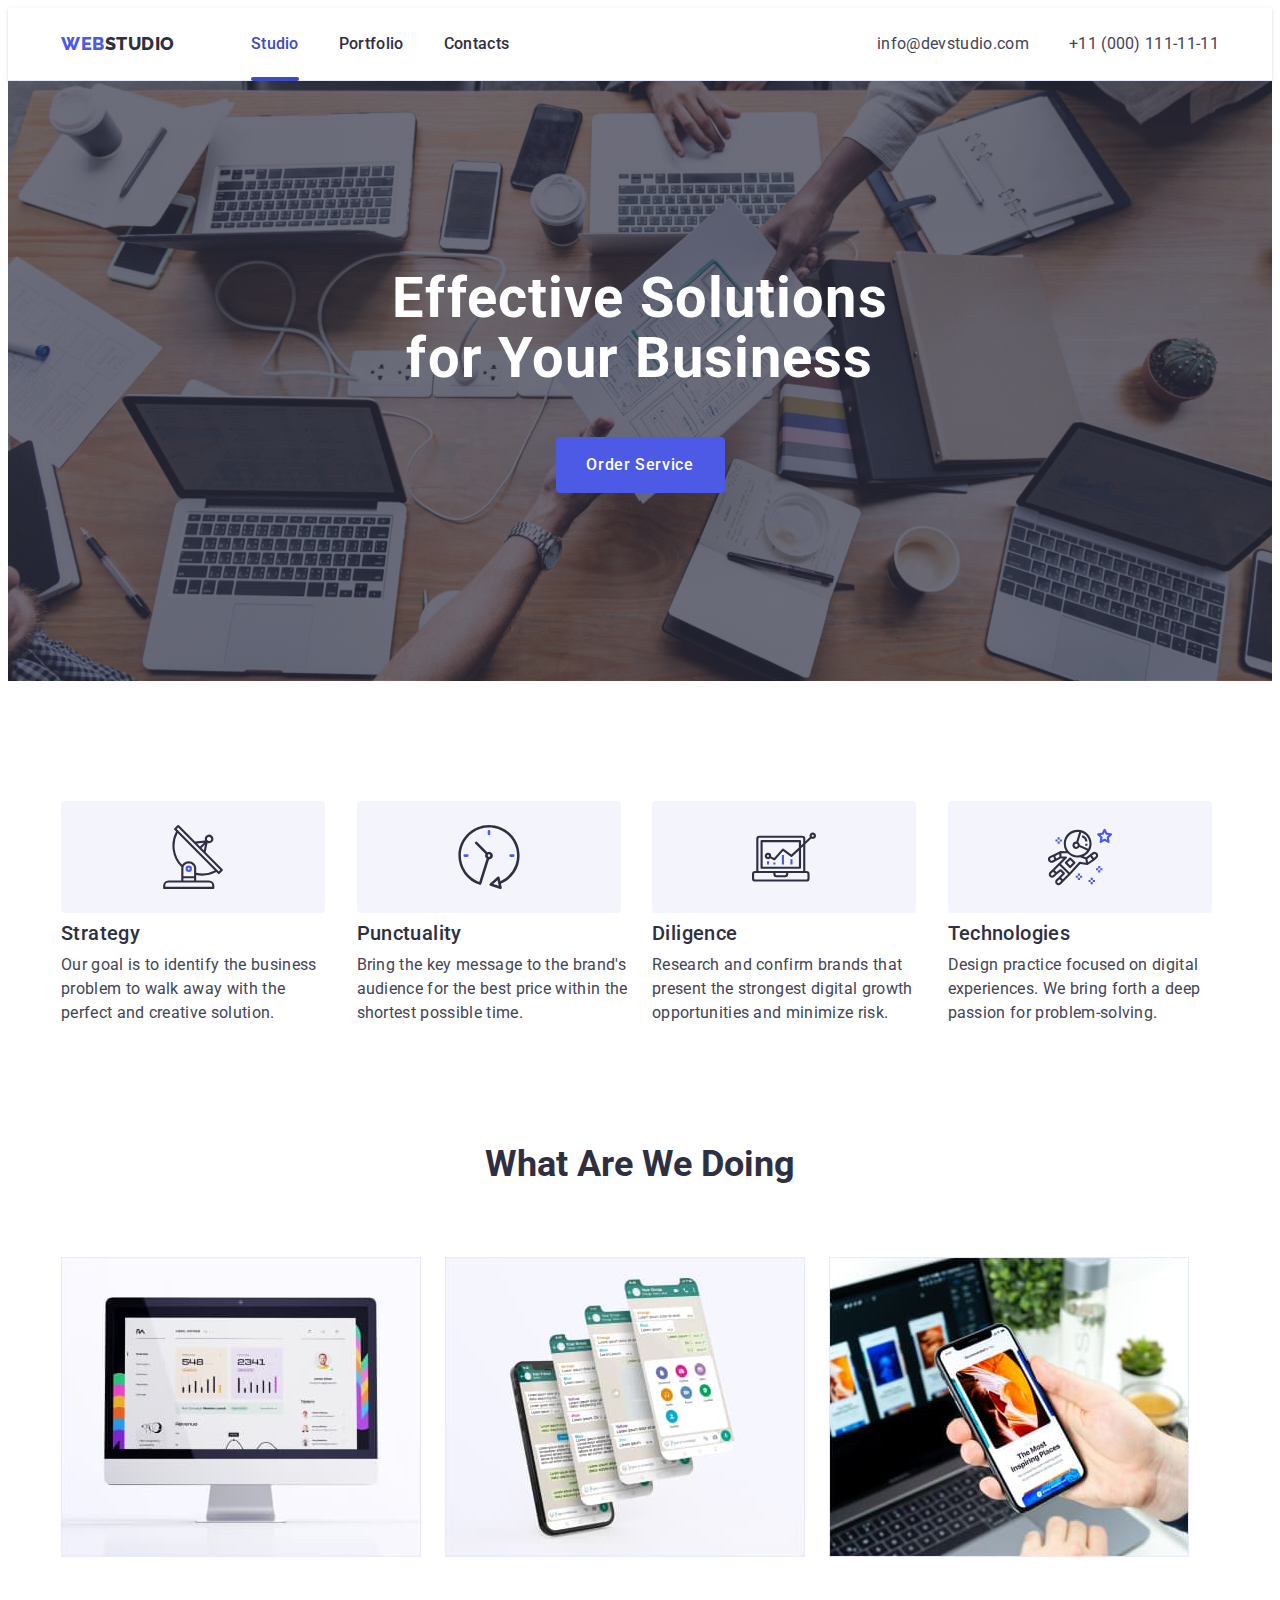
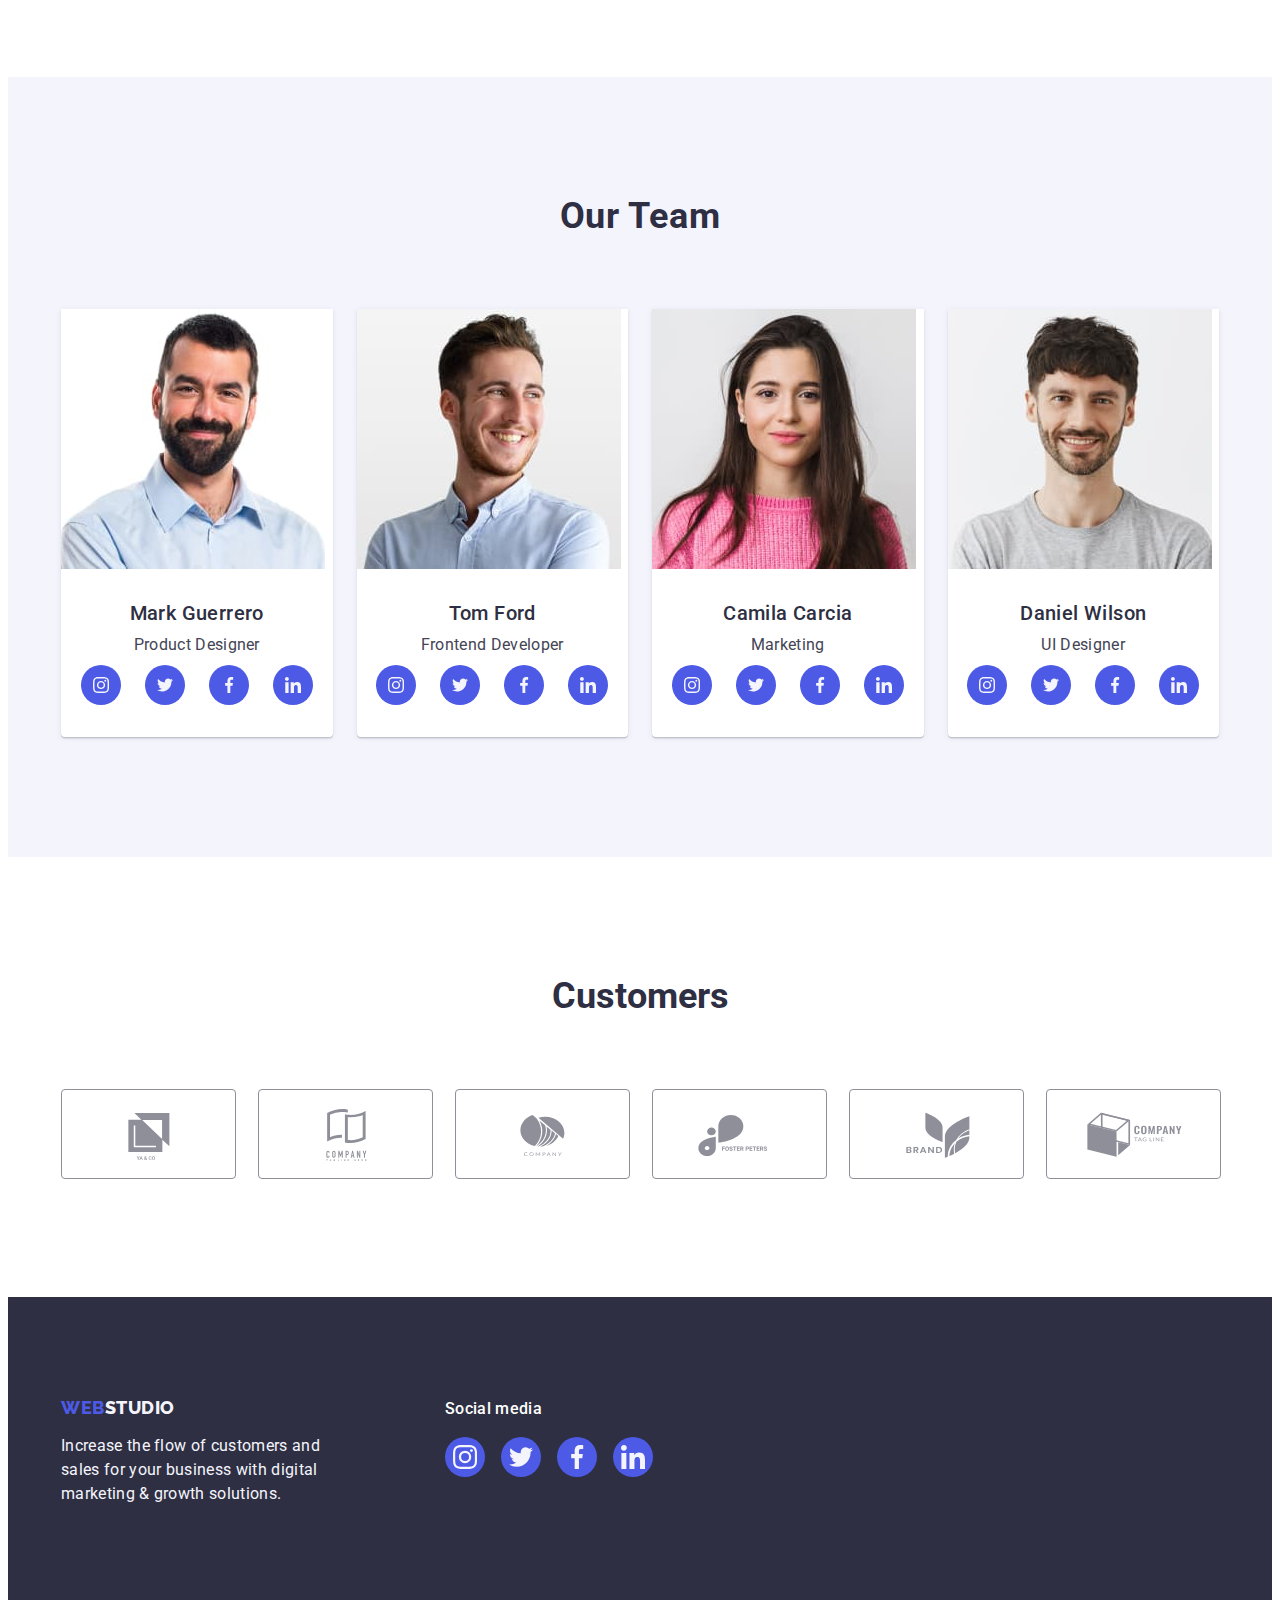
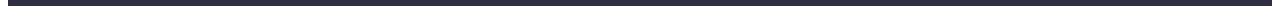
<file: index.html>
<!DOCTYPE html>
<html lang="en">
  <head>
    <meta charset="UTF-8" />
    <meta name="viewport" content="width=device-width, initial-scale=1.0" />
    <link rel="preconnect" href="https://fonts.googleapis.com" />
    <link rel="preconnect" href="https://fonts.gstatic.com" crossorigin />
    <link
      href="https://fonts.googleapis.com/css2?family=Raleway:wght@800&family=Roboto:wght@400;500;700;900&display=swap"
      rel="stylesheet"
    />
    <link
      rel="stylesheet"
      href="https://cdnjs.cloudflare.com/ajax/libs/modern-normalize/2.0.0/modern-normalize.min.css"
      integrity="sha512-4xo8blKMVCiXpTaLzQSLSw3KFOVPWhm/TRtuPVc4WG6kUgjH6J03IBuG7JZPkcWMxJ5huwaBpOpnwYElP/m6wg=="
      crossorigin="anonymous"
      referrerpolicy="no-referrer"
    />
    <link rel="stylesheet" type="text/css" href="./css/styles.css" />
    <title>Web studio</title>
  </head>
  <body>
    <!--Header-->
    <header class="header">
      <div class="container">
        <nav class="nav">
          <a href="./index.html" class="logo-header link">
            Web<span class="logo-hdr-black">Studio</span>
          </a>
          <ul class="site-navigation list">
            <li>
              <a href="./index.html" class="header-link link current">Studio</a>
            </li>
            <li>
              <a href="./portfolio.html" class="header-link link">Portfolio</a>
            </li>
            <li>
              <a href="" class="header-link link">Contacts</a>
            </li>
          </ul>
        </nav>
        <address class="address">
          <ul class="list link">
            <li>
              <a href="mailto:info@devstudio.com" class="address-link link"
                >info@devstudio.com</a
              >
            </li>
            <li>
              <a href="tel:+110001111111" class="address-link link"
                >+11 (000) 111-11-11</a
              >
            </li>
          </ul>
        </address>
      </div>
    </header>
    <main>
      <!--Hero section-->
      <section id="hero" class="hero">
        <div class="hero-container container">
          <h1 class="hero-title">Effective Solutions for Your Business</h1>
          <button class="btn-main" type="button" data-modal-open>Order Service</button>
          <div class="backdrop is-hidden" data-modal>
            <div class="modal">
            <button class="modal-btn" type="button" data-modal-close>
              <svg class="modal-btn-icon" width="8" height="8">
                <use href="./images/icons.svg#close-icon"> 
                </use>
              </svg>
            </button>
          </div>
        </div>
      </section>
      <!--Overview section-->
      <section id="overview" class="overview-section">
        <div class="container">
          <h2 class="title-studio-hidden visually-hidden">Features</h2>
          <ul class="overview-list list">
            <li class="overview-list-item">
              <div class="feature-icon">
                <svg class="" width="64" height="64">
                  <use href="./images/icons.svg#icon-antena"></use>
                </svg>
              </div>
              <h3 class="overview-title">Strategy</h3>
              <p class="overview-text">
                Our goal is to identify the business problem to walk away with
                the perfect and creative solution.
              </p>
            </li>
            <li class="overview-list-item">
              <div class="feature-icon">
                <svg class="" width="64" height="64">
                  <use href="./images/icons.svg#icon-clock"></use>
                </svg>
              </div>
              <h3 class="overview-title">Punctuality</h3>
              <p class="overview-text">
                Bring the key message to the brand's audience for the best price
                within the shortest possible time.
              </p>
            </li>
            <li class="overview-list-item">
              <div class="feature-icon">
                <svg class="" width="64" height="64">
                  <use href="./images/icons.svg#icon-diagrama"></use>
                </svg>
              </div>
              <h3 class="overview-title">Diligence</h3>
              <p class="overview-text">
                Research and confirm brands that present the strongest digital
                growth opportunities and minimize risk.
              </p>
            </li>
            <li class="overview-list-item">
              <div class="feature-icon">
                <svg class="" width="64" height="64">
                  <use href="./images/icons.svg#icon-astronaut"></use>
                </svg>
              </div>
              <h3 class="overview-title">Technologies</h3>
              <p class="overview-text">
                Design practice focused on digital experiences. We bring forth a
                deep passion for problem-solving.
              </p>
            </li>
          </ul>
        </div>
      </section>
      <!--doing section-->
      <section id="doing" class="doing-section">
        <div class="container">
          <h2 class="doing-title">What are we doing</h2>
          <ul class="doing-list list">
            <li class="doing-section-item">
              <img
                src="./images/main/img-1.jpg"
                alt="computer-img-1"
                width="360"
                height="300"
              />
            </li>
            <li class="doing-section-item">
              <img
                src="./images/main/img-2.jpg"
                alt="mobile-application-img-2"
                width="360"
                height="300"
              />
            </li>
            <li class="doing-section-item">
              <img
                src="./images/main/img-3.jpg"
                alt="mobile-phone-img-3"
                width="360"
                height="300"
              />
            </li>
          </ul>
        </div>
      </section>
      <!--Team section-->
      <section class="team-section" id="team">
        <div class="container employment-team">
          <h2 class="team-title">Our Team</h2>
          <ul class="team-list list">
            <li class="team-list-item">
              <img
                src="./images/team/img-4.jpg"
                alt="product-designer-img-4"
                width="264"
                height="260"
              />
              <div class="team-section-employee">
                <h3 class="team-list-title">Mark Guerrero</h3>
                <p class="team-list-text">Product Designer</p>
                <ul class="team-social-list list">
                  <li class="team-social-links-item">
                    <a href="" class="team-social-links-icons link">
                      <svg
                        class="team-social-icon-styles"
                        width="16"
                        height="16"
                      >
                        <use
                          href="./images/icons.svg#icon-instagram-team"
                        ></use>
                      </svg>
                    </a>
                  </li>
                  <li class="team-social-links-item">
                    <a href="" class="team-social-links-icons link">
                      <svg
                        class="team-social-icon-styles"
                        width="16"
                        height="16"
                      >
                        <use href="./images/icons.svg#icon-twitter-team"></use>
                      </svg>
                    </a>
                  </li>
                  <li class="team-social-links-item">
                    <a href="" class="team-social-links-icons link">
                      <svg
                        class="team-social-icon-styles"
                        width="16"
                        height="16"
                      >
                        <use href="./images/icons.svg#icon-facebook-team"></use>
                      </svg>
                    </a>
                  </li>
                  <li class="team-social-links-item">
                    <a href="" class="team-social-links-icons link">
                      <svg
                        class="team-social-icon-styles"
                        width="16"
                        height="16"
                      >
                        <use href="./images/icons.svg#icon-linkedin-team"></use>
                      </svg>
                    </a>
                  </li>
                </ul>
              </div>
            </li>
            <li class="team-list-item">
              <img
                src="./images/team/img-5.jpg"
                alt="frontend-developer-img-5"
                width="264"
                height="260"
              />
              <div class="team-section-employee">
                <h3 class="team-list-title">Tom Ford</h3>
                <p class="team-list-text">Frontend Developer</p>
                <ul class="team-social-list list">
                  <li class="team-social-links-item">
                    <a href="" class="team-social-links-icons link">
                      <svg
                        class="team-social-icon-styles"
                        width="16"
                        height="16"
                      >
                        <use
                          href="./images/icons.svg#icon-instagram-team"
                        ></use>
                      </svg>
                    </a>
                  </li>
                  <li class="team-social-links-item">
                    <a href="" class="team-social-links-icons link">
                      <svg
                        class="team-social-icon-styles"
                        width="16"
                        height="16"
                      >
                        <use href="./images/icons.svg#icon-twitter-team"></use>
                      </svg>
                    </a>
                  </li>
                  <li class="team-social-links-item">
                    <a href="" class="team-social-links-icons link">
                      <svg
                        class="team-social-icon-styles"
                        width="16"
                        height="16"
                      >
                        <use href="./images/icons.svg#icon-facebook-team"></use>
                      </svg>
                    </a>
                  </li>
                  <li class="team-social-links-item">
                    <a href="" class="team-social-links-icons link">
                      <svg
                        class="team-social-icon-styles"
                        width="16"
                        height="16"
                      >
                        <use href="./images/icons.svg#icon-linkedin-team"></use>
                      </svg>
                    </a>
                  </li>
                </ul>
              </div>
            </li>
            <li class="team-list-item">
              <img
                src="./images/team/img-6.jpg"
                alt="marketing-img-6"
                width="264"
                height="260"
              />
              <div class="team-section-employee">
                <h3 class="team-list-title">Camila Carcia</h3>
                <p class="team-list-text">Marketing</p>
                <ul class="team-social-list list">
                  <li class="team-social-links-item">
                    <a href="" class="team-social-links-icons link">
                      <svg
                        class="team-social-icon-styles"
                        width="16"
                        height="16"
                      >
                        <use
                          href="./images/icons.svg#icon-instagram-team"
                        ></use>
                      </svg>
                    </a>
                  </li>
                  <li class="team-social-links-item">
                    <a href="" class="team-social-links-icons link">
                      <svg
                        class="team-social-icon-styles"
                        width="16"
                        height="16"
                      >
                        <use href="./images/icons.svg#icon-twitter-team"></use>
                      </svg>
                    </a>
                  </li>
                  <li class="team-social-links-item">
                    <a href="" class="team-social-links-icons link">
                      <svg
                        class="team-social-icon-styles"
                        width="16"
                        height="16"
                      >
                        <use href="./images/icons.svg#icon-facebook-team"></use>
                      </svg>
                    </a>
                  </li>
                  <li class="team-social-links-item">
                    <a href="" class="team-social-links-icons link">
                      <svg
                        class="team-social-icon-styles"
                        width="16"
                        height="16"
                      >
                        <use href="./images/icons.svg#icon-linkedin-team"></use>
                      </svg>
                    </a>
                  </li>
                </ul>
              </div>
            </li>
            <li class="team-list-item">
              <img
                src="./images/team/img-7.jpg"
                alt="ui-designer-img-7"
                width="264"
                height="260"
              />
              <div class="team-section-employee">
                <h3 class="team-list-title">Daniel Wilson</h3>
                <p class="team-list-text">UI Designer</p>
                <ul class="team-social-list list">
                  <li class="team-social-links-item">
                    <a href="" class="team-social-links-icons link">
                      <svg
                        class="team-social-icon-styles"
                        width="16"
                        height="16"
                      >
                        <use
                          href="./images/icons.svg#icon-instagram-team"
                        ></use>
                      </svg>
                    </a>
                  </li>
                  <li class="team-social-links-item">
                    <a href="" class="team-social-links-icons link">
                      <svg
                        class="team-social-icon-styles"
                        width="16"
                        height="16"
                      >
                        <use href="./images/icons.svg#icon-twitter-team"></use>
                      </svg>
                    </a>
                  </li>
                  <li class="team-social-links-item">
                    <a href="" class="team-social-links-icons link">
                      <svg
                        class="team-social-icon-styles"
                        width="16"
                        height="16"
                      >
                        <use href="./images/icons.svg#icon-facebook-team"></use>
                      </svg>
                    </a>
                  </li>
                  <li class="team-social-links-item">
                    <a href="" class="team-social-links-icons link">
                      <svg
                        class="team-social-icon-styles"
                        width="16"
                        height="16"
                      >
                        <use href="./images/icons.svg#icon-linkedin-team"></use>
                      </svg>
                    </a>
                  </li>
                </ul>
              </div>
            </li>
          </ul>
        </div>
      </section>
      <section class="customers-section section">
        <div class="container">
          <h2 class="customers-title">Customers</h2>
          <ul class="customers-list list">
            <li class="customers-list-items link">
              <a href="" class="customers-list-item">
                <svg class="customers-link" width="104" height="56">
                  <use href="./images/icons.svg#icon-logo-1"></use>
                </svg>
              </a>
            </li>
            <li class="customers-list-items link">
              <a href="" class="customers-list-item">
                <svg class="customers-link" width="104" height="56">
                  <use href="./images/icons.svg#icon-logo-2"></use>
                </svg>
              </a>
            </li>
            <li class="customers-list-items link">
              <a href="" class="customers-list-item">
                <svg class="customers-link" width="104" height="56">
                  <use href="./images/icons.svg#icon-logo-3"></use>
                </svg>
              </a>
            </li>
            <li class="customers-list-items link">
              <a href="" class="customers-list-item">
                <svg class="customers-link" width="104" height="56">
                  <use href="./images/icons.svg#icon-logo-4"></use>
                </svg>
              </a>
            </li>
            <li class="customers-list-items link">
              <a href="" class="customers-list-item">
                <svg class="customers-link" width="104" height="56">
                  <use href="./images/icons.svg#icon-logo-5"></use>
                </svg>
              </a>
            </li>
            <li class="customers-list-items link">
              <a href="" class="customers-list-item">
                <svg class="customers-link" width="104" height="56">
                  <use href="./images/icons.svg#icon-logo-6"></use>
                </svg>
              </a>
            </li>
          </ul>
        </div>
      </section>
    </main>
    <footer class="footer">
      <div class="footer-container container">
        <div class="footer-wrapper">
          <a href="./index.html" class="logo-footer link">
            Web<span class="logo-ftr-white">Studio</span>
          </a>
          <p class="footer-text">
            Increase the flow of customers and sales for your business with
            digital marketing & growth solutions.
          </p>
        </div>
        <div class="footer-social-links">
          <p class="footer-social-links-text">Social media</p>
          <ul class="footer-social-links-list list">
            <li class="footer-social-links-list-item">
              <a href="" class="footer-social-links-icons">
                <svg class="footer-social-icon-styles" width="24" height="24">
                  <use href="./images/icons.svg#icon-instagram-footer"></use>
                </svg>
              </a>
            </li>
            <li class="footer-social-links-list-item">
              <a href="" class="footer-social-links-icons">
                <svg class="footer-social-icon-styles" width="24" height="24">
                  <use href="./images/icons.svg#icon-twitter-footer"></use>
                </svg>
              </a>
            </li>
            <li class="footer-social-links-list-item">
              <a href="" class="footer-social-links-icons">
                <svg class="footer-social-icon-styles" width="24" height="24">
                  <use href="./images/icons.svg#icon-facebook-footer"></use>
                </svg>
              </a>
            </li>
            <li class="footer-social-links-list-item">
              <a href="" class="footer-social-links-icons">
                <svg class="footer-social-icon-styles" width="24" height="24">
                  <use href="./images/icons.svg#icon-linkedin-footer"></use>
                </svg>
              </a>
            </li>
          </ul>
        </div>
      </div>
    </footer>
    <script src="./js/modal.js" type="module"></script>
  </body>
</html>
</file>
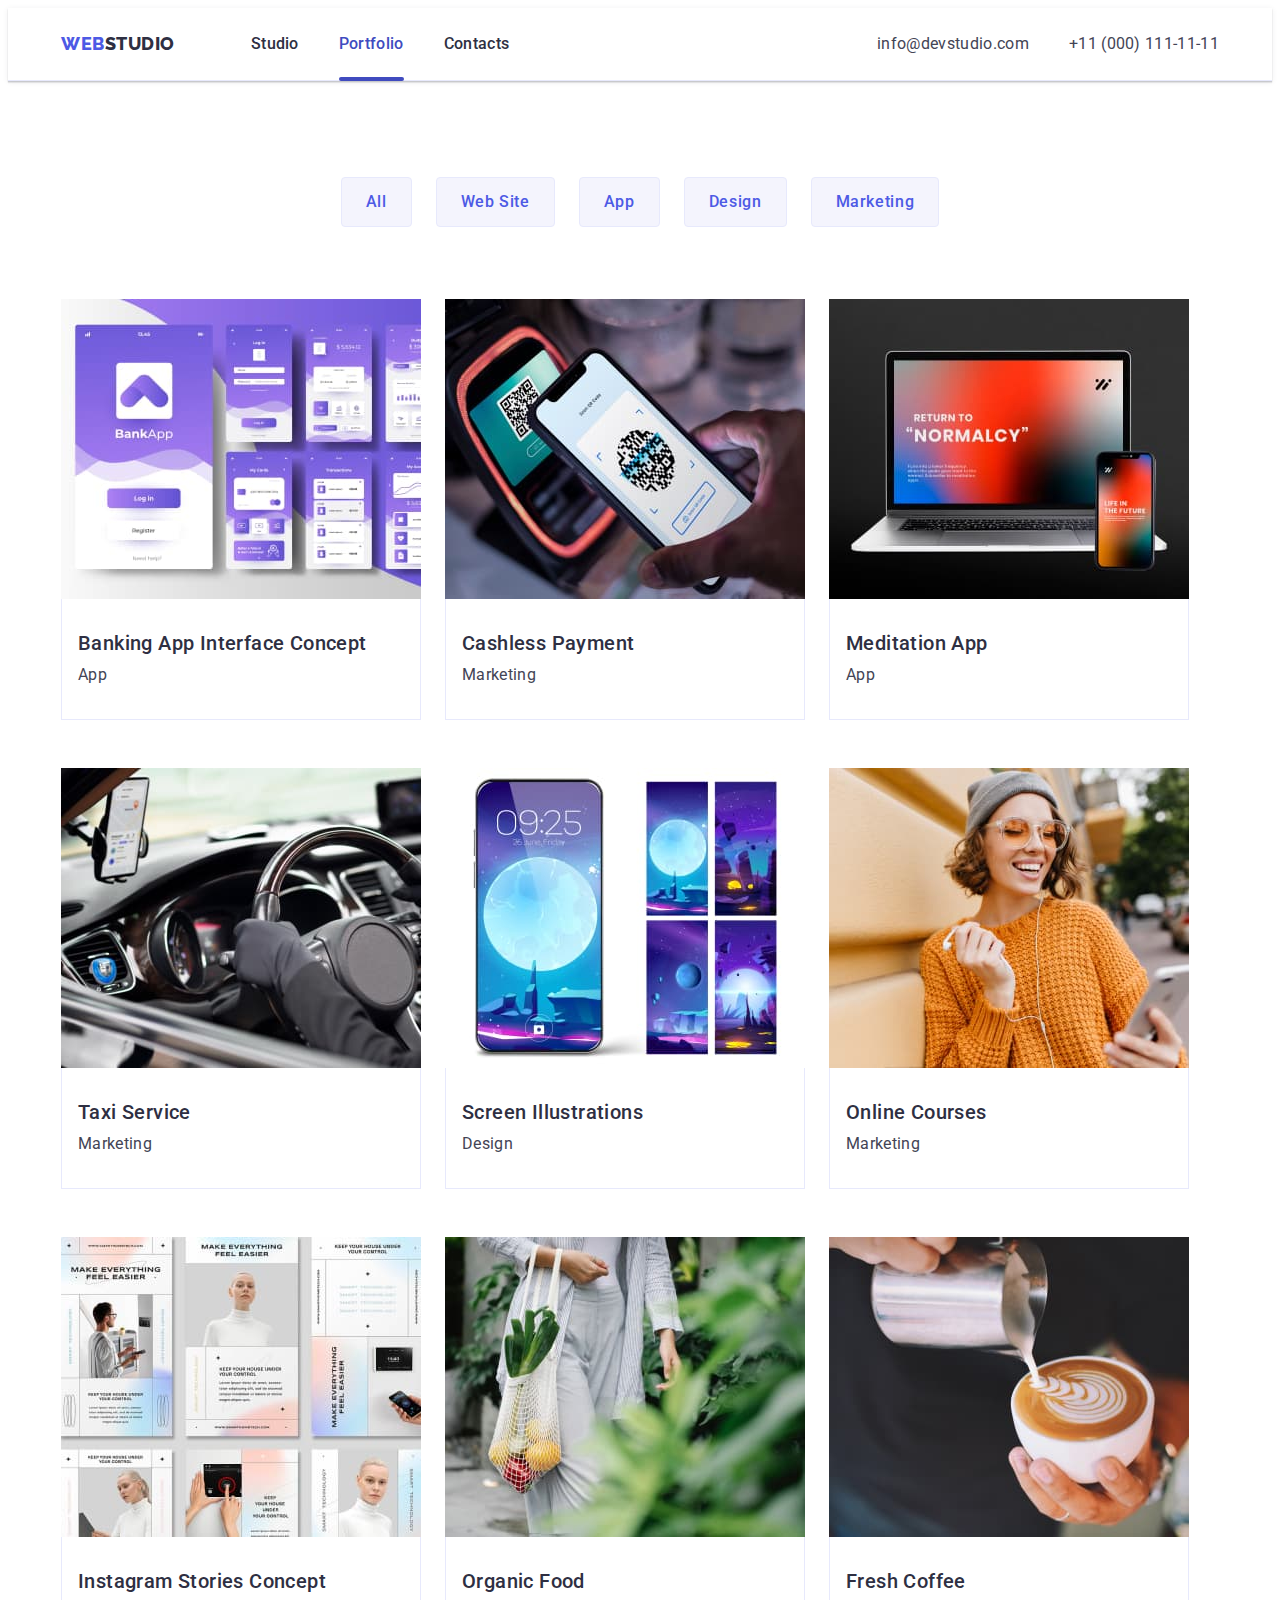
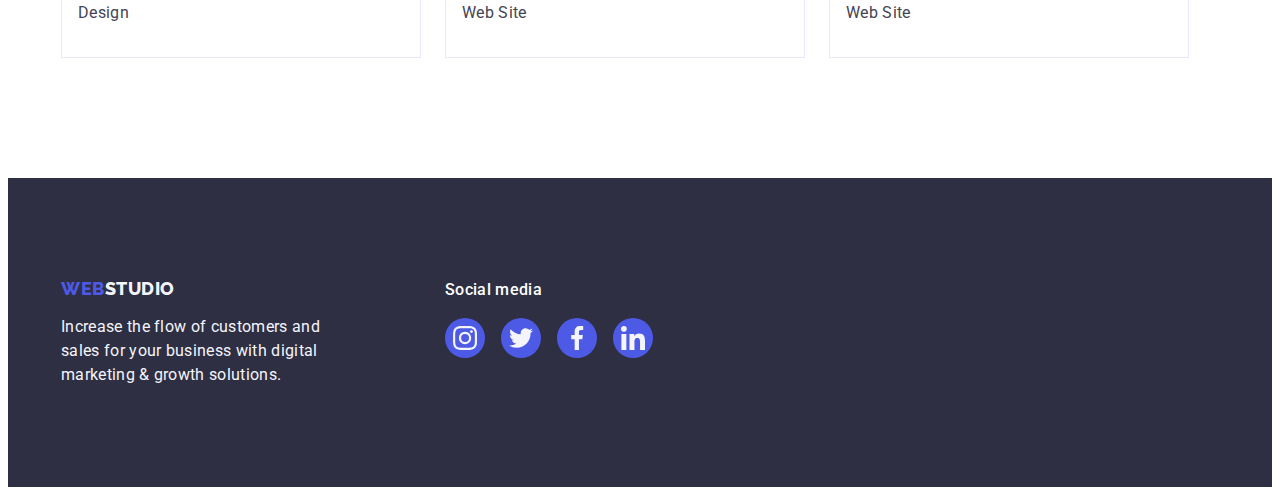
<file: portfolio.html>
<!DOCTYPE html>
<html lang="en">
  <head>
    <meta charset="UTF-8" />
    <meta name="viewport" content="width=device-width, initial-scale=1.0" />
    <link rel="preconnect" href="https://fonts.googleapis.com" />
    <link rel="preconnect" href="https://fonts.gstatic.com" crossorigin />
    <link
      href="https://fonts.googleapis.com/css2?family=Raleway:wght@800&family=Roboto:wght@400;500;700;900&display=swap"
      rel="stylesheet"
    />
    <link
      rel="stylesheet"
      href="https://cdnjs.cloudflare.com/ajax/libs/modern-normalize/2.0.0/modern-normalize.min.css"
      integrity="sha512-4xo8blKMVCiXpTaLzQSLSw3KFOVPWhm/TRtuPVc4WG6kUgjH6J03IBuG7JZPkcWMxJ5huwaBpOpnwYElP/m6wg=="
      crossorigin="anonymous"
      referrerpolicy="no-referrer"
    />
    <link rel="stylesheet" type="text/css" href="./css/styles.css" />
    <title>Portfolio</title>
  </head>
  <body>
    <!--Header-->
    <header class="header">
      <div class="container">
        <nav class="nav">
          <a href="./index.html" class="logo-header link">
            Web<span class="logo-hdr-black">Studio</span>
          </a>
          <ul class="list">
            <li>
              <a href="./index.html" class="header-link link">Studio</a>
            </li>
            <li>
              <a href="./portfolio.html" class="header-link link current"
                >Portfolio</a
              >
            </li>
            <li>
              <a href="" class="header-link link">Contacts</a>
            </li>
          </ul>
        </nav>
        <address class="address">
          <ul class="list link">
            <li>
              <a href="mailto:info@devstudio.com" class="address-link link"
                >info@devstudio.com</a
              >
            </li>
            <li>
              <a href="tel:+110001111111" class="address-link link"
                >+11 (000) 111-11-11</a
              >
            </li>
          </ul>
        </address>
      </div>
    </header>
    <main>
      <section class="portfolio-main-section">
        <div class="container">
          <h1 class="title-portfolio-hidden visually-hidden">Filters</h1>
          <ul class="portfolio-filters-list list">
            <li class="portfolio-filter-list-item">
              <button class="btn-secondary" type="button">All</button>
            </li>
            <li class="portfolio-filter-list-item">
              <button class="btn-secondary" type="button">Web Site</button>
            </li>
            <li class="po`rtfolio-filter-list-item">
              <button class="btn-secondary" type="button">App</button>
            </li>
            <li class="portfolio-filter-list-item">
              <button class="btn-secondary" type="button">Design</button>
            </li>
            <li class="portfolio-filter-list-item">
              <button class="btn-secondary" type="button">Marketing</button>
            </li>
          </ul>
          <ul class="portfolio-features-list list">
            <li class="portfolio-card-list">
              <a href="" class="portfolio-card-list-link link">
                <div class="portfolio-list-item-owerlay">
                  <img
                    src="./images/portfolio/img-8.jpg"
                    alt="banking-app-interface-concept-img-08"
                    width="360"
                    height="300"
                  />
                  <p class="portfolio-list-item-owerlay-text">
                    14 Stylish and User-Friendly App Design Concepts · Task
                    Manager App · Calorie Tracker App · Exotic Fruit Ecommerce
                    App · Cloud Storage App
                  </p>
                </div>
                <div class="portfolio-feature-list-wrapper">
                  <h2 class="portfolio-card-list-title">
                    Banking App Interface Concept
                  </h2>
                  <p class="portfolio-card-list-text">App</p>
                </div>
              </a>
            </li>
            <li class="portfolio-card-list">
              <a href="" class="portfolio-card-list-link link">
                <div class="portfolio-list-item-owerlay">
                  <img
                    src="./images/portfolio/img-9.jpg"
                    alt="cashless-payment-img-09"
                    width="360"
                    height="300"
                  />
                  <p class="portfolio-list-item-owerlay-text">
                    14 Stylish and User-Friendly App Design Concepts · Task
                    Manager App · Calorie Tracker App · Exotic Fruit Ecommerce
                    App · Cloud Storage App
                  </p>
                </div>
                <div class="portfolio-feature-list-wrapper">
                  <h2 class="portfolio-card-list-title">Cashless Payment</h2>
                  <p class="portfolio-card-list-text">Marketing</p>
                </div>
              </a>
            </li>
            <li class="portfolio-card-list">
              <a href="" class="portfolio-card-list-link link">
                <div class="portfolio-list-item-owerlay">
                  <img
                    src="./images/portfolio/img-10.jpg"
                    alt="meditation-app-img-10"
                    width="360"
                    height="300"
                  />
                  <p class="portfolio-list-item-owerlay-text">
                    14 Stylish and User-Friendly App Design Concepts · Task
                    Manager App · Calorie Tracker App · Exotic Fruit Ecommerce
                    App · Cloud Storage App
                  </p>
                </div>
                <div class="portfolio-feature-list-wrapper">
                  <h2 class="portfolio-card-list-title">Meditation App</h2>
                  <p class="portfolio-card-list-text">App</p>
                </div>
              </a>
            </li>
            <li class="portfolio-card-list">
              <a href="" class="portfolio-card-list-link link">
                <img
                  src="./images/portfolio/img-11.jpg"
                  alt="taxi-service-img-11"
                  width="360"
                  height="300"
                />
                <div class="portfolio-feature-list-wrapper">
                  <h2 class="portfolio-card-list-title">Taxi Service</h2>
                  <p class="portfolio-card-list-text">Marketing</p>
                </div>
              </a>
            </li>
            <li class="portfolio-card-list">
              <a href="" class="portfolio-card-list-link link">
                <img
                  src="./images/portfolio/img-12.jpg"
                  alt="screen-illustrations-img-12"
                  width="360"
                  height="300"
                />
                <div class="portfolio-feature-list-wrapper">
                  <h2 class="portfolio-card-list-title">
                    Screen Illustrations
                  </h2>
                  <p class="portfolio-card-list-text">Design</p>
                </div>
              </a>
            </li>
            <li class="portfolio-card-list">
              <a href="" class="portfolio-card-list-link link">
                <img
                  src="./images/portfolio/img-13.jpg"
                  alt="online-courses-13"
                  width="360"
                  height="300"
                />
                <div class="portfolio-feature-list-wrapper">
                  <h2 class="portfolio-card-list-title">Online Courses</h2>
                  <p class="portfolio-card-list-text">Marketing</p>
                </div>
              </a>
            </li>
            <li class="portfolio-card-list">
              <a href="" class="portfolio-card-list-link link">
                <img
                  src="./images/portfolio/img-14.jpg"
                  alt="instagram-stories-concept-img-14"
                  width="360"
                  height="300"
                />
                <div class="portfolio-feature-list-wrapper">
                  <h2 class="portfolio-card-list-title">
                    Instagram Stories Concept
                  </h2>
                  <p class="portfolio-card-list-text">Design</p>
                </div>
              </a>
            </li>
            <li class="portfolio-card-list">
              <a href="" class="portfolio-card-list-link link">
                <img
                  src="./images/portfolio/img-15.jpg"
                  alt="organig-food-img-12"
                  width="360"
                  height="300"
                />
                <div class="portfolio-feature-list-wrapper">
                  <h2 class="portfolio-card-list-title">Organic Food</h2>
                  <p class="portfolio-card-list-text">Web Site</p>
                </div>
              </a>
            </li>
            <li class="portfolio-card-list">
              <a href="" class="portfolio-card-list-link link">
                <img
                  src="./images/portfolio/img-16.jpg"
                  alt="fresh-coffee-img-16"
                  width="360"
                  height="300"
                />
                <div class="portfolio-feature-list-wrapper">
                  <h2 class="portfolio-card-list-title">Fresh Coffee</h2>
                  <p class="portfolio-card-list-text">Web Site</p>
                </div>
              </a>
            </li>
          </ul>
        </div>
      </section>
    </main>
    <footer class="footer">
      <div class="footer-container container">
        <div class="footer-wrapper">
          <a href="./index.html" class="logo-footer link">
            Web<span class="logo-ftr-white">Studio</span>
          </a>
          <p class="footer-text">
            Increase the flow of customers and sales for your business with
            digital marketing & growth solutions.
          </p>
        </div>
        <div class="footer-social-links">
          <p class="footer-social-links-text">Social media</p>
          <ul class="footer-social-links-list list">
            <li class="footer-social-links-list-item">
              <a href="" class="footer-social-links-icons">
                <svg class="footer-social-icon-styles" width="24" height="24">
                  <use href="./images/icons.svg#icon-instagram-footer"></use>
                </svg>
              </a>
            </li>
            <li class="footer-social-links-list-item">
              <a href="" class="footer-social-links-icons">
                <svg class="footer-social-icon-styles" width="24" height="24">
                  <use href="./images/icons.svg#icon-twitter-footer"></use>
                </svg>
              </a>
            </li>
            <li class="footer-social-links-list-item">
              <a href="" class="footer-social-links-icons">
                <svg class="footer-social-icon-styles" width="24" height="24">
                  <use href="./images/icons.svg#icon-facebook-footer"></use>
                </svg>
              </a>
            </li>
            <li class="footer-social-links-list-item">
              <a href="" class="footer-social-links-icons">
                <svg class="footer-social-icon-styles" width="24" height="24">
                  <use href="./images/icons.svg#icon-linkedin-footer"></use>
                </svg>
              </a>
            </li>
          </ul>
        </div>
      </div>
    </footer>
  </body>
</html>
</file>
<file: css/styles.css>
:root {
  --main-font: Roboto, sans-serif;
  --secondary-font: Raleway, sans-serif;
  --main-header-border-color: #e7e9fc;
  --main-header-link-active-focus-color: #404bbf;
  --main-background-color-light: #ffffff;
  --main-background-color-medium: #f4f4fd;
  --secondary-background-color-dark: #2e2f42;
  --main-text-color-light: #ffffff;
  --main-text-color-dark: #434455;
  --secondary-text-color-dark: #2e2f42;
  --main-button-background-color: #4d5ae5;
  --list-text-color: #f4f4fd;
  --button-seconday-background-color: #f4f4fd;
  --secondary-button-border-color: #e7e9fc;
  --paragraph-text-color: #434455;
  --main-header-logo-color: #4d5ae5;
  --seconday-header-logo-color: #2e2f42;
  --main-footer-logo-color: #4d5ae5;
  --secondary-footer-logo-color: #f4f4fd;
  --secondary-button-hover-text-color: #ffffff;
  --secondary-button-hover-background-color: #404bbf;
  --secondary-button-main-text-color: #4d5ae5;
  --portfolio-list-item-border-color: #e7e9fc;
  --main-customers-icon-color: #8e8f99;
  --main-social-icons-color: #f4f4fd;
  --main-icons-background-color: #4d5ae5;
  --footer-social-icons-focus-hover-color: #31d0aa;
  --main-social-icons-focus-hover-color: #404bbf;
}

/* BASE STYLES */
body {
  font-family: var(--main-font);
  color: var(--main-text-color-dark);
  background-color: var(--main-background-color-light);
}

/* RESET STYLES */
.link {
  text-decoration: none;
  font-style: normal;
}

/* PATERN FOR HIDE H2 "FEATURES" ON THE INDEX PAGE */
.visually-hidden {
  position: absolute;
  width: 1px;
  height: 1px;
  margin: -1px;
  border: 0;
  padding: 0;
  white-space: nowrap;
  clip-path: inset(100%);
  clip: rect(0 0 0 0);
  overflow: hidden;
}

h1,
h2,
h3,
h4,
h5,
h6,
p {
  margin: 0;
}

img {
  display: block;
  max-width: 100%;
  height: auto;
}

.list {
  list-style: none;
  font-style: normal;
  display: flex;
  gap: 40px;
  margin-top: 0;
  margin-bottom: 0;
  padding: 0;
}

.header {
  border-bottom: 1px solid var(--main-header-border-color);
  box-shadow: 0px 1px 6px 0px rgba(46, 47, 66, 0.08),
    0px 1px 1px 0px rgba(46, 47, 66, 0.16),
    0px 2px 1px 0px rgba(46, 47, 66, 0.08);
}

.header > .container {
  flex-wrap: wrap;
  display: flex;
  justify-content: space-between;
}

.header-link {
  color: var(--secondary-text-color-dark);
  font-weight: 500;
  font-size: 16px;
  line-height: 1.5;
  letter-spacing: 0.02em;
  padding-top: 24px;
  padding-bottom: 24px;
  display: block;
}

.header-link:focus,
.header-link:hover {
  color: var(--main-header-link-active-focus-color);
}

nav {
  display: flex;
  align-items: center;
  position: relative;
}

.address {
  font-style: normal;
  display: flex;
  align-items: center;
}

.address-link {
  color: var(--main-text-color-dark);
  font-weight: 400;
  font-size: 16px;
  line-height: 1.5;
  letter-spacing: 0.02em;
  padding-top: 24px;
  padding-bottom: 24px;
  transition: color 250ms cubic-bezier(0.4, 0, 0.2, 1);
}

.address-link:focus,
.address-link:hover {
  color: var(--main-header-link-active-focus-color);
}

.hero {
  /* background-color: var(--secondary-background-color-dark); */
  color: var(--main-text-color-light);
  padding-top: 188px;
  padding-bottom: 188px;
  background-image: linear-gradient(
      rgba(46, 47, 66, 0.7),
      rgba(46, 47, 66, 0.7)
    ),
    url("../images/hero-background-img.jpg");

  background-position: center;
  background-repeat: no-repeat;
  max-width: 1440px;
  margin: auto;
  background-size: cover;
}

.hero-container {
  display: flex;
  justify-content: center;
  flex-direction: column;
  align-items: center;
}

.hero-title {
  font-size: 56px;
  font-weight: 700;
  line-height: 1.07;
  letter-spacing: 0.02em;
  text-align: center;
  max-width: 496px;
  margin-bottom: 48px;
}

.overview-section {
  padding-top: 120px;
  padding-bottom: 120px;
}

.overview-list {
  display: flex;
  flex-wrap: wrap;
  gap: 24px;
}

.overview-list-item {
  flex-basis: calc((100% - 3 * 24px) / 4);
}
.overview-title {
  font-weight: 500;
  font-size: 20px;
  line-height: 1.2;
  letter-spacing: 0.02em;
  color: var(--secondary-text-color-dark);
  margin-bottom: 8px;
}

.overview-text {
  line-height: 1.5;
  letter-spacing: 0.02em;
}

.feature-icon {
  display: flex;
  align-items: center;
  justify-content: center;
  width: 264px;
  height: 112px;
  border-radius: 4px;
  background-color: var(--main-background-color-medium);
  margin-bottom: 8px;
}

.doing-section {
  padding-bottom: 120px;
}

.doing-list {
  display: flex;
  flex-wrap: wrap;
  gap: 24px;
  margin-top: 0;
  margin-bottom: 0;
}

.doing-list-item {
  flex-basis: calc((100% - 48px) / 3);
}

.doing-title {
  font-size: 36px;
  line-height: 1.11;
  text-align: center;
  text-transform: capitalize;
  color: var(--secondary-text-color-dark);
  margin-bottom: 72px;
  margin-top: 0;
}

.team-section {
  background-color: var(--main-background-color-medium);
  padding-top: 120px;
  padding-bottom: 120px;
  max-width: 1440px;
  margin: auto;
}

.team-title {
  font-size: 36px;
  line-height: 1.11;
  text-align: center;
  text-transform: capitalize;
  letter-spacing: 0.02em;
  color: var(--secondary-text-color-dark);
  margin-bottom: 72px;
  margin-top: 0;
}

.team-list {
  background-color: var(--main-background-color-medium);
  gap: 24px;
  display: flex;
  margin-top: 0;
  margin-bottom: 0;
}

.team-list-item {
  flex-basis: calc((100% - 3 * 24px) / 4);
  border-radius: 0px 0px 4px 4px;
  background-color: var(--main-background-color-light);
  box-shadow: 0px 1px 6px rgba(46, 47, 66, 0.08),
    0px 1px 1px rgba(46, 47, 66, 0.16), 0px 2px 1px rgba(46, 47, 66, 0.08);
}

.team-section-employee {
  padding-top: 32px;
  padding-bottom: 32px;
}

.team-list-title {
  font-weight: 500;
  font-size: 20px;
  line-height: 1.2;
  letter-spacing: 0.02em;
  color: var(--secondary-background-color-dark);
  text-align: center;
  margin-bottom: 8px;
}

.team-list-text {
  font-size: 16px;
  line-height: 1.5;
  color: var(--main-text-color-dark);
  letter-spacing: 0.02em;
  text-align: center;
  margin-bottom: 8px;
}

.logo-header {
  text-transform: uppercase;
  font-weight: 800;
  font-size: 18px;
  line-height: 1.17;
  letter-spacing: 0.03em;
  color: var(--main-header-logo-color);
  margin-right: 76px;
  font-family: var(--secondary-font);
}

.logo-hdr-black {
  text-transform: uppercase;
  font-weight: 800;
  font-size: 18px;
  line-height: 1.17;
  letter-spacing: 0.03em;
  color: var(--seconday-header-logo-color);
}

.logo-ftr-white {
  text-transform: uppercase;
  font-weight: 800;
  font-size: 18px;
  line-height: 1.17;
  letter-spacing: 0.03em;
  color: var(--secondary-footer-logo-color);
}

.btn-main {
  background-color: var(--main-button-background-color);
  color: var(--main-text-color-light);
  display: block;
  min-width: 169px;
  height: 56px;
  border: none;
  cursor: pointer;
  border-radius: 4px;
  font-family: inherit;
  font-weight: 500;
  font-size: 16px;
  line-height: 1.5;
  letter-spacing: 0.04em;
  transition: background-color 250ms cubic-bezier(0.4, 0, 0.2, 1);
}

.btn-secondary {
  background-color: var(--button-seconday-background-color);
  color: var(--secondary-button-main-text-color);
  font-family: inherit;
  font-weight: 500;
  font-size: 16px;
  line-height: 1.5;
  letter-spacing: 0.04em;
  padding: 12px 24px;
  border-radius: 4px;
  border: 1px solid var(--secondary-button-border-color);
  transition: color 250ms cubic-bezier(0.4, 0, 0.2, 1),
    background-color 250ms cubic-bezier(0.4, 0, 0.2, 1),
    border-color 250ms cubic-bezier(0.4, 0, 0.2, 1),
    box-shadow 250ms cubic-bezier(0.4, 0, 0.2, 1);
}

.btn-main:focus,
.btn-main:hover {
  cursor: pointer;
  background-color: var(--secondary-button-hover-background-color);
}

.btn-secondary:focus,
.btn-secondary:hover {
  cursor: pointer;
  color: var(--secondary-button-hover-text-color);
  background-color: var(--secondary-button-hover-background-color);
  border: 1px solid transparent;
  box-shadow: 0px 3px 1px rgba(0, 0, 0, 0.1), 0px 2px 1px rgba(0, 0, 0, 0.08),
    0px 2px 2px rgba(0, 0, 0, 0.12);
}

.footer {
  background-color: var(--secondary-background-color-dark);
  color: var(--main-text-color-light);
  padding-top: 100px;
  padding-bottom: 100px;
}

.footer-text {
  line-height: 1.5;
  color: var(--list-text-color);
  letter-spacing: 0.02em;
  max-width: 264px;
  margin-top: 0;
  margin-bottom: 0;
}

.logo-footer {
  text-transform: uppercase;
  font-weight: 800;
  font-size: 18px;
  line-height: 1.17;
  letter-spacing: 0.03em;
  color: var(--main-footer-logo-color);
  display: inline-block;
  margin-bottom: 16px;
  font-family: var(--secondary-font);
}

/* Portfolio page */
.portfolio-main-section {
  padding-top: 96px;
  padding-bottom: 120px;
}

.container {
  width: 1158px;
  margin: 0 auto;
  padding: 0 15px;
}

.portfolio-filters-list {
  display: flex;
  justify-content: center;
  margin-bottom: 72px;
  gap: 24px;
}

.portfolio-features-list {
  flex-wrap: wrap;
  column-gap: 24px;
  row-gap: 48px;
}

.portfolio-card-list-link {
  transition: box-shadow 250ms cubic-bezier(0.4, 0, 0.2, 1);
}

.portfolio-card-list-title {
  font-weight: 500;
  font-size: 20px;
  line-height: 1.2;
  letter-spacing: 0.02em;
  color: var(--secondary-background-color-dark);
  margin-bottom: 8px;
  margin-top: 0;
}

.portfolio-card-list-text {
  font-size: 16px;
  line-height: 1.5;
  color: var(--paragraph-text-color);
  letter-spacing: 0.02em;
  margin-bottom: 0;
  margin-top: 0;
}

.portfolio-feature-list-wrapper {
  padding: 32px 16px;
  border: 1px solid var(--portfolio-list-item-border-color);
  border-top: none;
}

.current {
  color: #404bbf;
  position: relative;
  transition: color 250ms cubic-bezier(0.4, 0, 0.2, 1);
}

.current::after {
  content: "";
  position: absolute;
  left: 0;
  bottom: -1px;
  height: 4px;
  width: 100%;
  background-color: #404bbf;
  border-radius: 2px;
}

.footer-container {
  display: flex;
  align-items: baseline;
}

.footer-wrapper {
  margin-right: 120px;
}

.footer-social-links-text {
  margin-bottom: 16px;
  font-weight: 500;
  font-size: 16px;
  line-height: 1.5;
  letter-spacing: 0.02em;
  color: var(--main-text-color-light);
}

.footer-social-links-list {
  gap: 16px;
}

.footer-social-links-list-item {
  width: 40px;
  height: 40px;
}

.footer-social-links-icons {
  display: flex;
  justify-content: center;
  align-items: center;
  width: 100%;
  height: 100%;
  border-radius: 50%;
  background-color: var(--main-icons-background-color);
  transition: background-color 250ms cubic-bezier(0.4, 0, 0.2, 1);
}

.footer-social-icon-styles {
  fill: var(--main-social-icons-color);
}

.footer-social-links-icons:focus,
.footer-social-links-icons:hover {
  background-color: var(--footer-social-icons-focus-hover-color);
}

.customers-list-items {
  width: calc((100% - 120px) / 6);
}

.customers-section {
  padding-top: 120px;
  padding-bottom: 120px;
  margin: auto;
  max-width: 1440px;
}

.customers-title {
  text-align: center;
  font-size: 36px;
  font-weight: 700;
  text-transform: capitalize;
  line-height: 1.11em;
  margin-bottom: 72px;
  color: var(--secondary-text-color-dark);
}

.customers-list {
  display: flex;
  gap: 24px;
}

.customers-list-item {
  border: 1px solid var(--main-customers-icon-color);
  border-radius: 4px;
  display: flex;
  align-items: center;
  justify-content: center;
  width: 100%;
  height: 100%;
  color: #8e8f99; /* PRAVIT!!! */
}

.customers-link {
  fill: currentColor;
}

.team-social-links {
  padding-top: 32px;
  padding-bottom: 32px;
}

.team-social-list {
  display: flex;
  justify-content: center;
  gap: 24px;
}

.team-social-links-item {
  width: 40px;
  height: 40px;
}

.team-social-links-icons {
  display: flex;
  align-items: center;
  justify-content: center;
  background-color: var(--main-icons-background-color);
  width: 100%;
  height: 100%;
  border-radius: 50%;
  transition: background-color 250ms cubic-bezier(0.4, 0, 0.2, 1);
}

.team-social-icon-styles {
  fill: var(--main-social-icons-color);
}

.team-social-links-icons:focus,
.team-social-links-icons:hover {
  background-color: var(--main-social-icons-focus-hover-color);
}

.customers-list-items {
  height: 88px;
}

.customers-list-item:focus,
.customers-list-item:hover {
  border-color: var(--secondary-button-hover-background-color);
  color: var(--secondary-button-hover-background-color);
  transition: border-color 250ms cubic-bezier(0.4, 0, 0.2, 1),
    color 250ms cubic-bezier(0.4, 0, 0.2, 1);
}

.portfolio-card-list-link:hover,
.portfolio-card-list-link:focus {
  box-shadow: 0px 1px 6px rgba(46, 47, 66, 0.08),
    0px 1px 1px rgba(46, 47, 66, 0.16), 0px 2px 1px rgba(46, 47, 66, 0.08);
}

.portfolio-card-list-link {
  display: block;
}

.portfolio-list-item-owerlay {
  position: relative;
  overflow: hidden;
}

.portfolio-list-item-owerlay-text {
  position: absolute;
  top: 0;
  font-size: 16px;
  line-height: 1.5;
  letter-spacing: 0.02em;
  color: var(--list-text-color);
  padding: 40px 32px;
  background-color: #4d5ae5;
  height: 100%;
  width: 100%;
  transform: translateY(100%);
  transition: transform 250ms cubic-bezier(0.4, 0, 0.2, 1);
}

.portfolio-card-list-link:hover .portfolio-list-item-owerlay-text,
.portfolio-card-list-link:focus .portfolio-list-item-owerlay-text {
  transform: translateY(0%);
}

/* Popup modal window */
.backdrop {
  background-color: rgba(46, 47, 66, 0.4);
  position: fixed;
  /* resize backdrop to all view port variant_1 */
  top: 0;
  left: 0;
  right: 0;
  bottom: 0;
  /* resize backdrop to all view port variant_2 
  width: 100%;
  height: 100% */
  transition: opacity 250ms cubic-bezier(0.4, 0, 0.2, 1),
    visibility 250ms cubic-bezier(0.4, 0, 0.2, 1);
}

.modal {
  width: 408px;
  min-height: 584px;
  border-radius: 4px;
  background: #fafafa;
  position: absolute;
  top: 50%;
  left: 50%;
  transform: translateX(-50%) translateY(-50%);
  transition: transform 250ms cubic-bezier(0.4, 0, 0.2, 1);
}

.modal-btn {
  padding: 0;
  border: none;
  background: transparent;
  cursor: pointer;
  display: flex;
  align-items: center;
  justify-content: center;
  position: absolute;
  top: 24px;
  right: 24px;
  width: 24px;
  height: 24px;
  border-radius: 50%;
  background-color: #e7e9fc;
  border: 1px solid rgba(0, 0, 0, 0.1);
  transition: background-color 250ms cubic-bezier(0.4, 0, 0.2, 1),
    border 250ms cubic-bezier(0.4, 0, 0.2, 1);
}

.backdrop.is-hidden {
  opacity: 0;
  pointer-events: none;
  /* to hide modal from indexdation, user, readers until not called by User needs to be added visibility hidden */
  visibility: hidden;
}

.modal-btn:hover,
.modal-button:focus {
  fill: #ffffff;
  background-color: #404bbf;
  border: none;
}

.modal-btn-icon {
  transition: fill 250ms cubic-bezier(0.4, 0, 0.2, 1);
}
</file>
